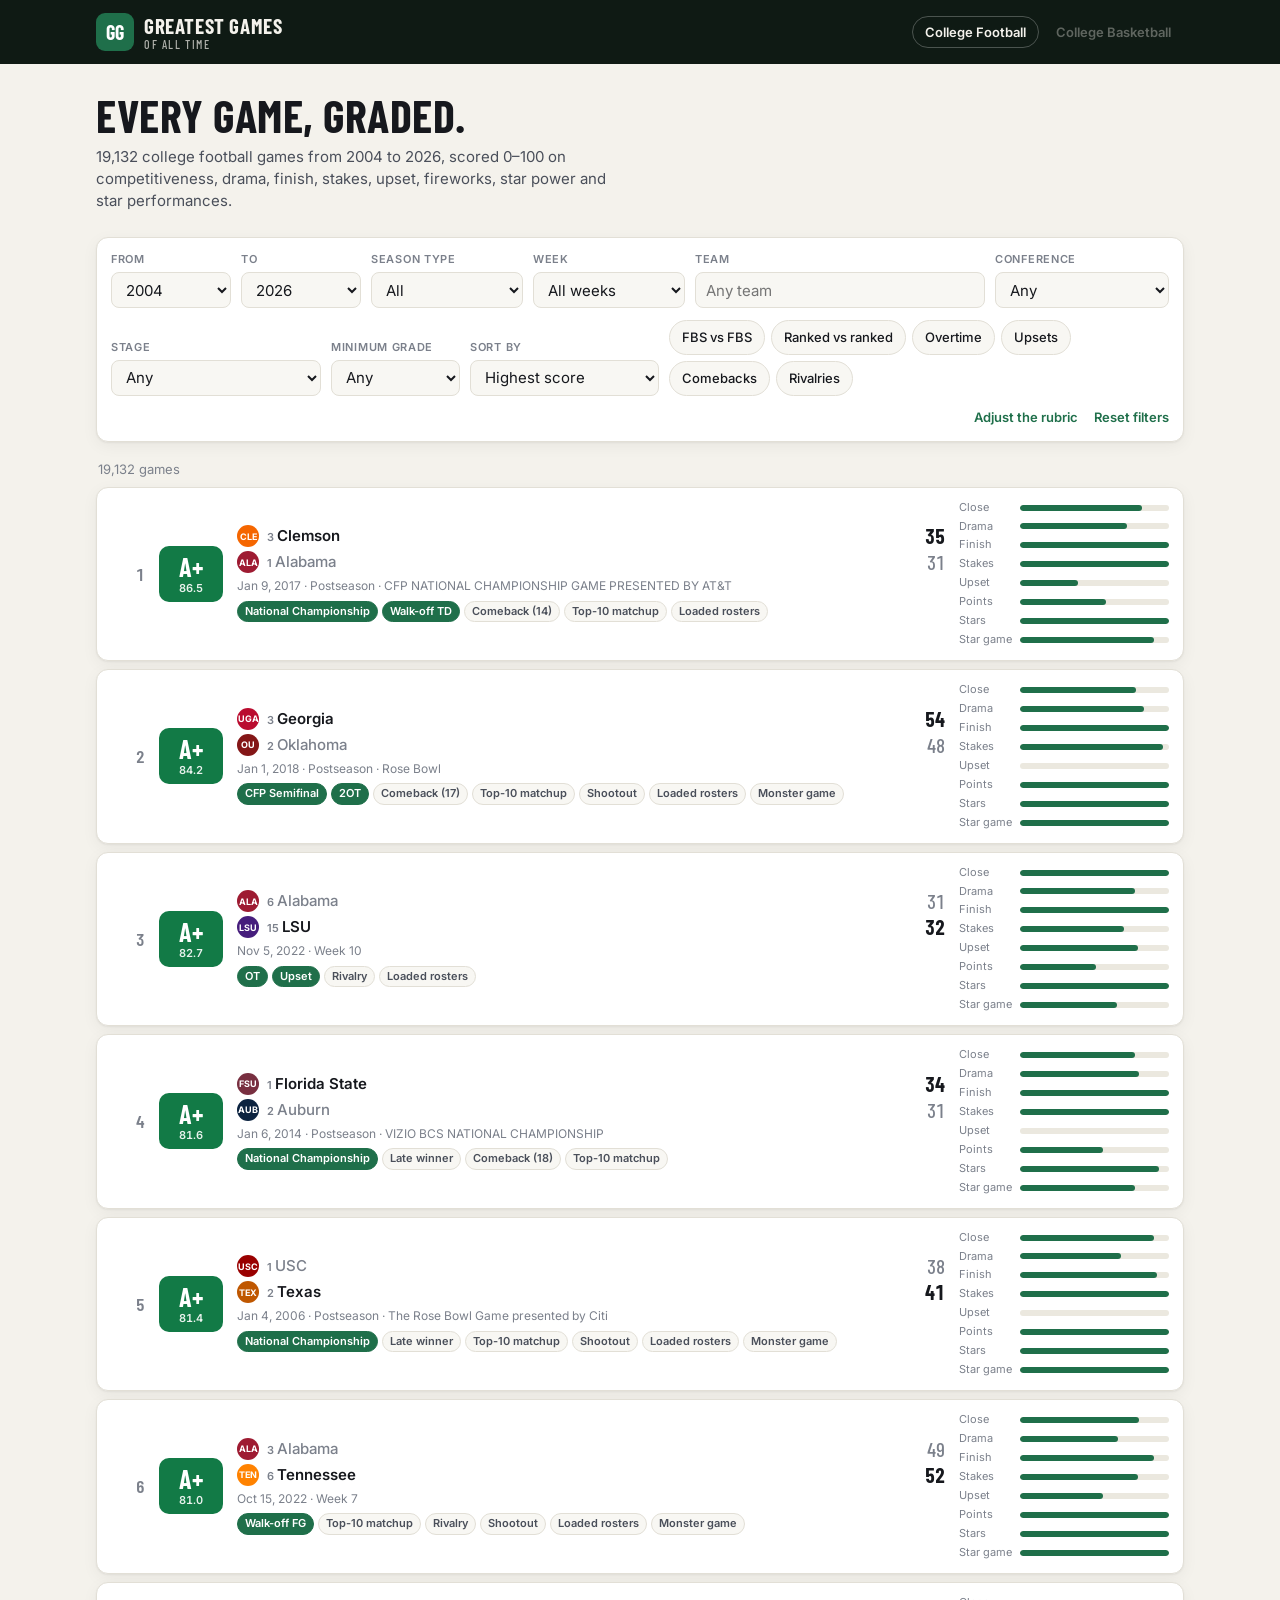
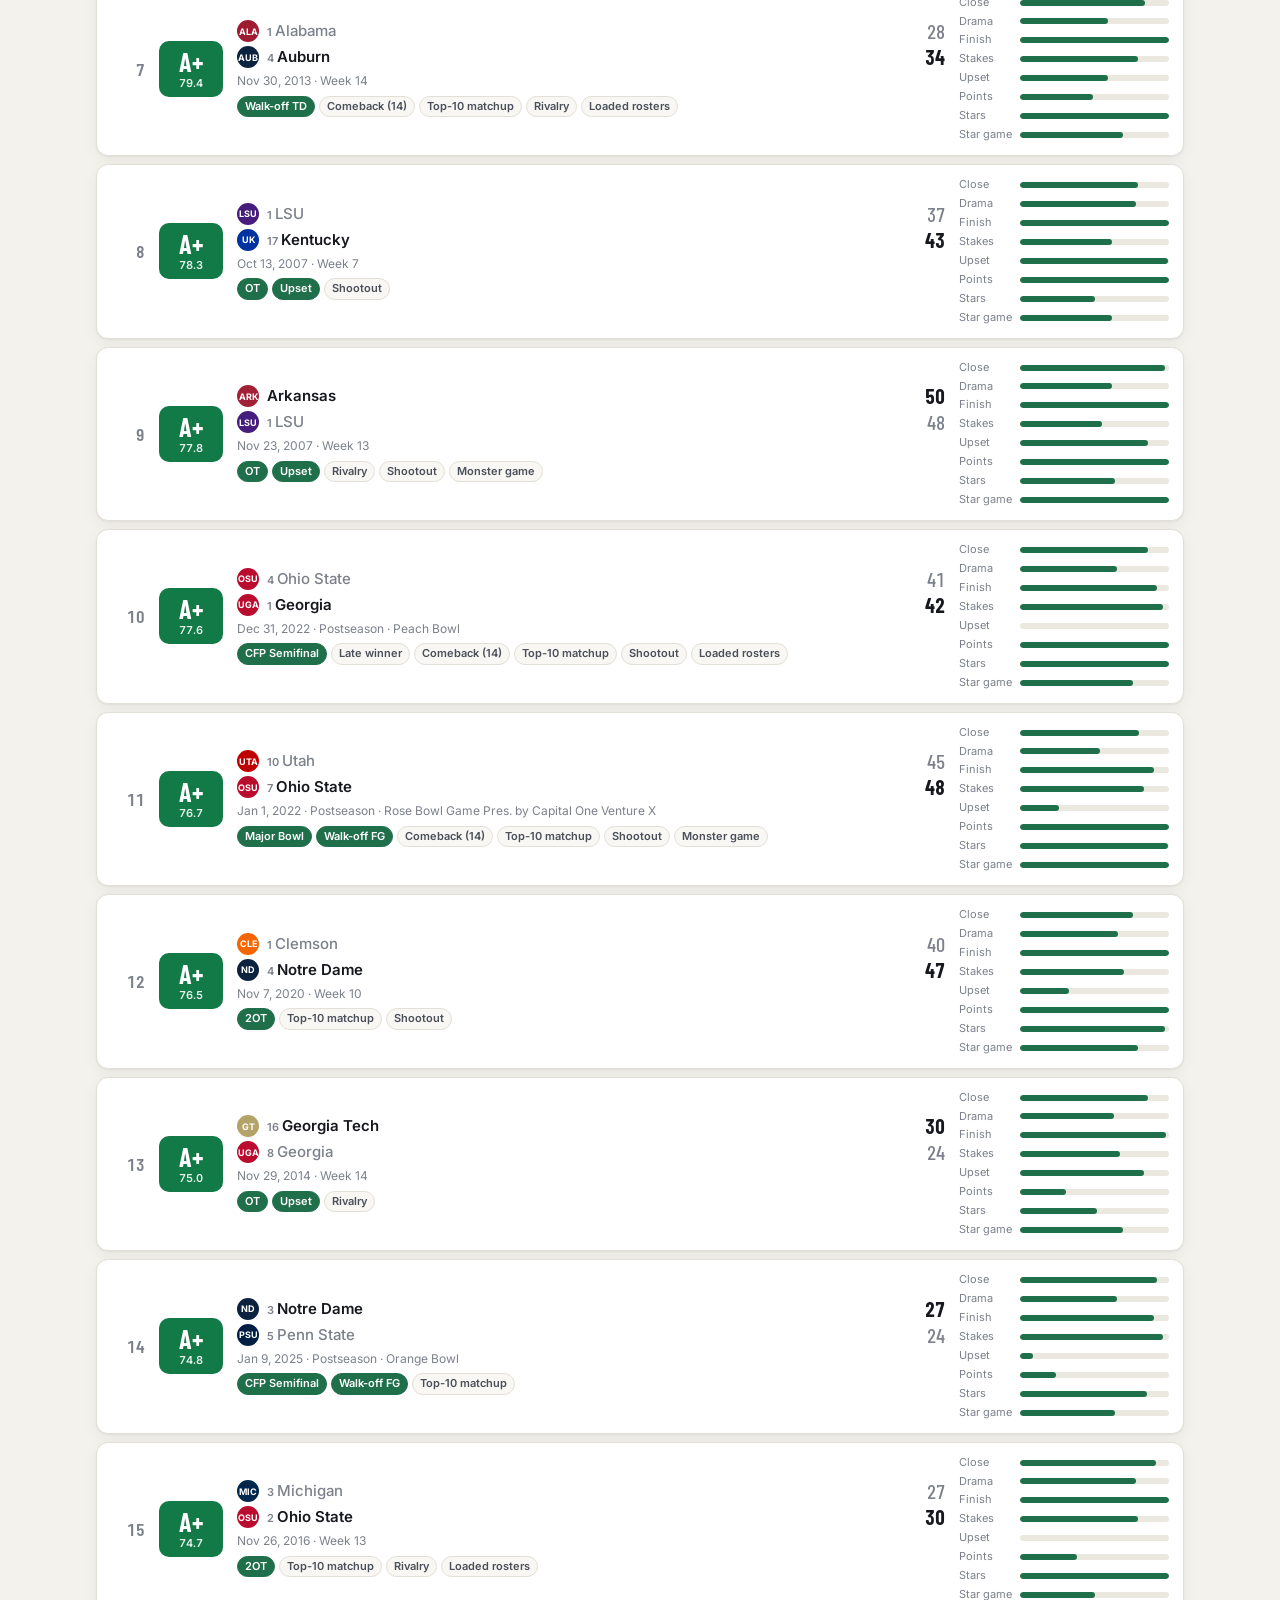
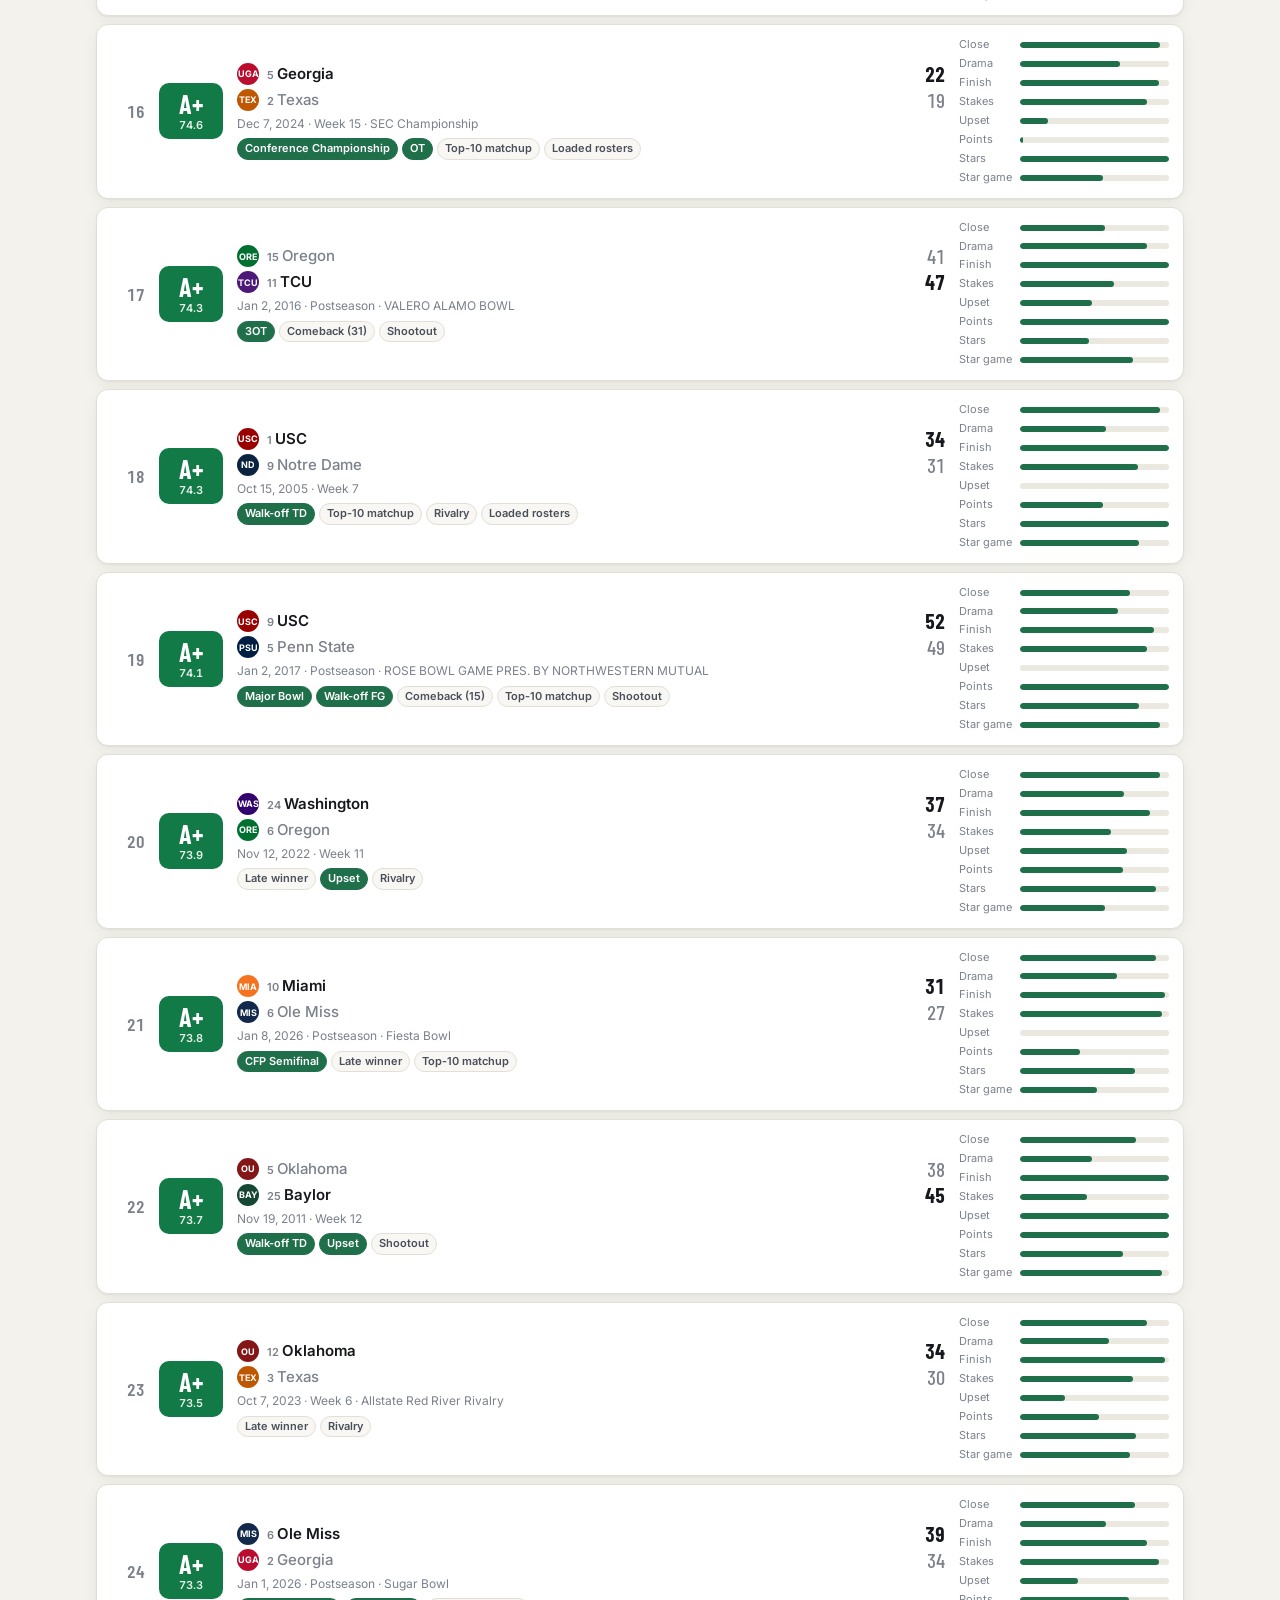
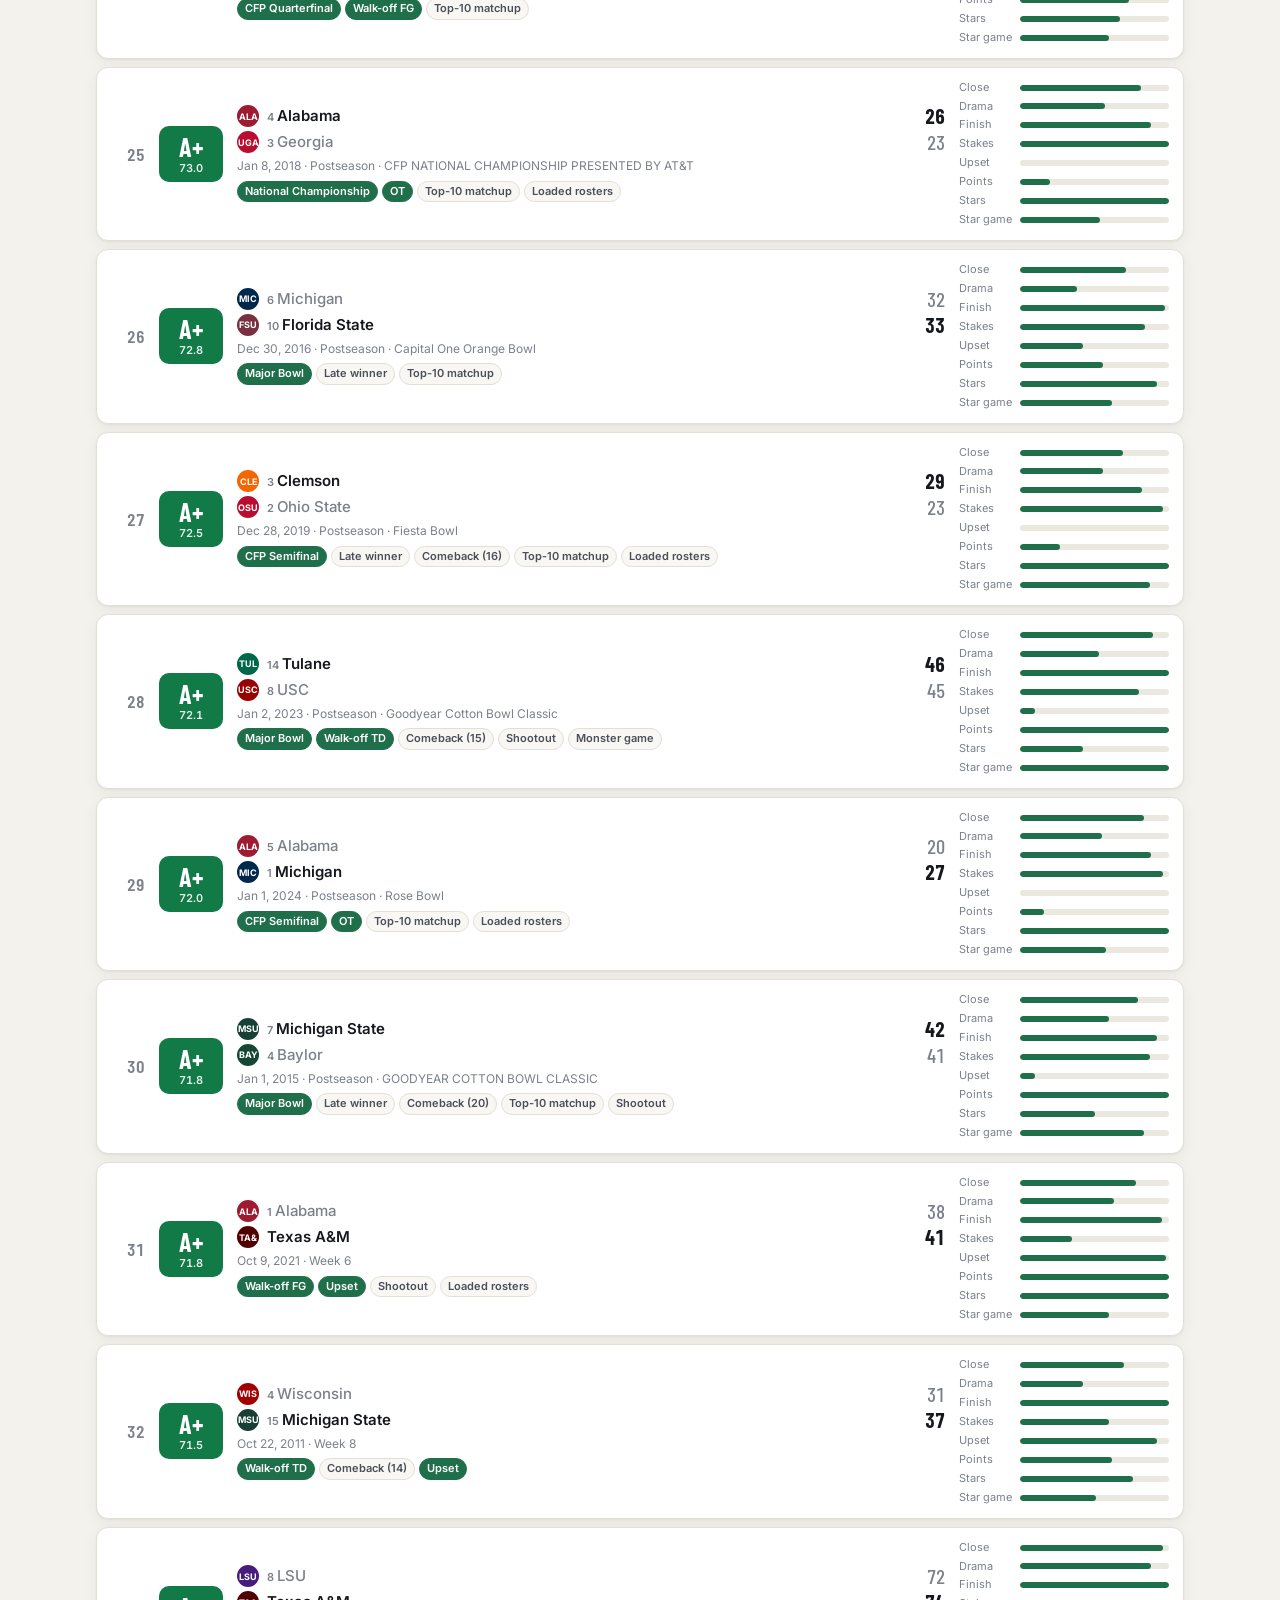
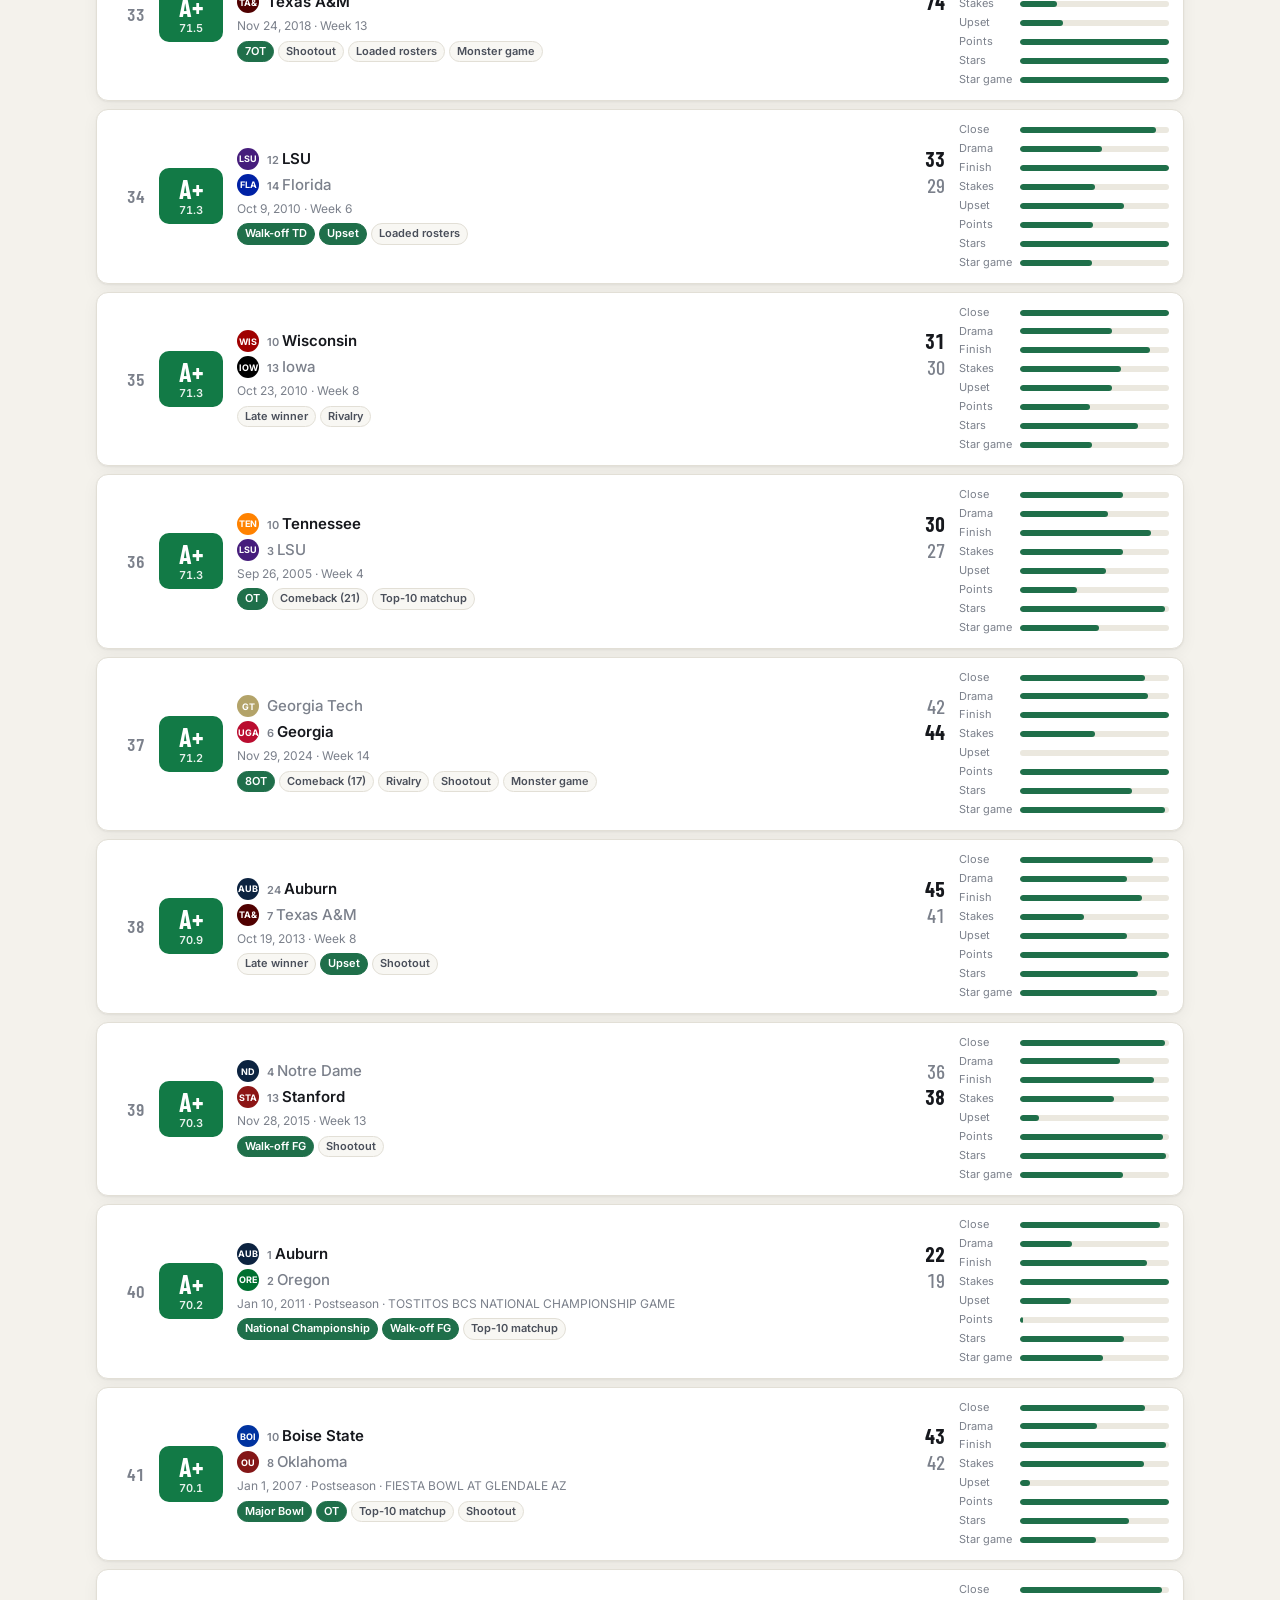
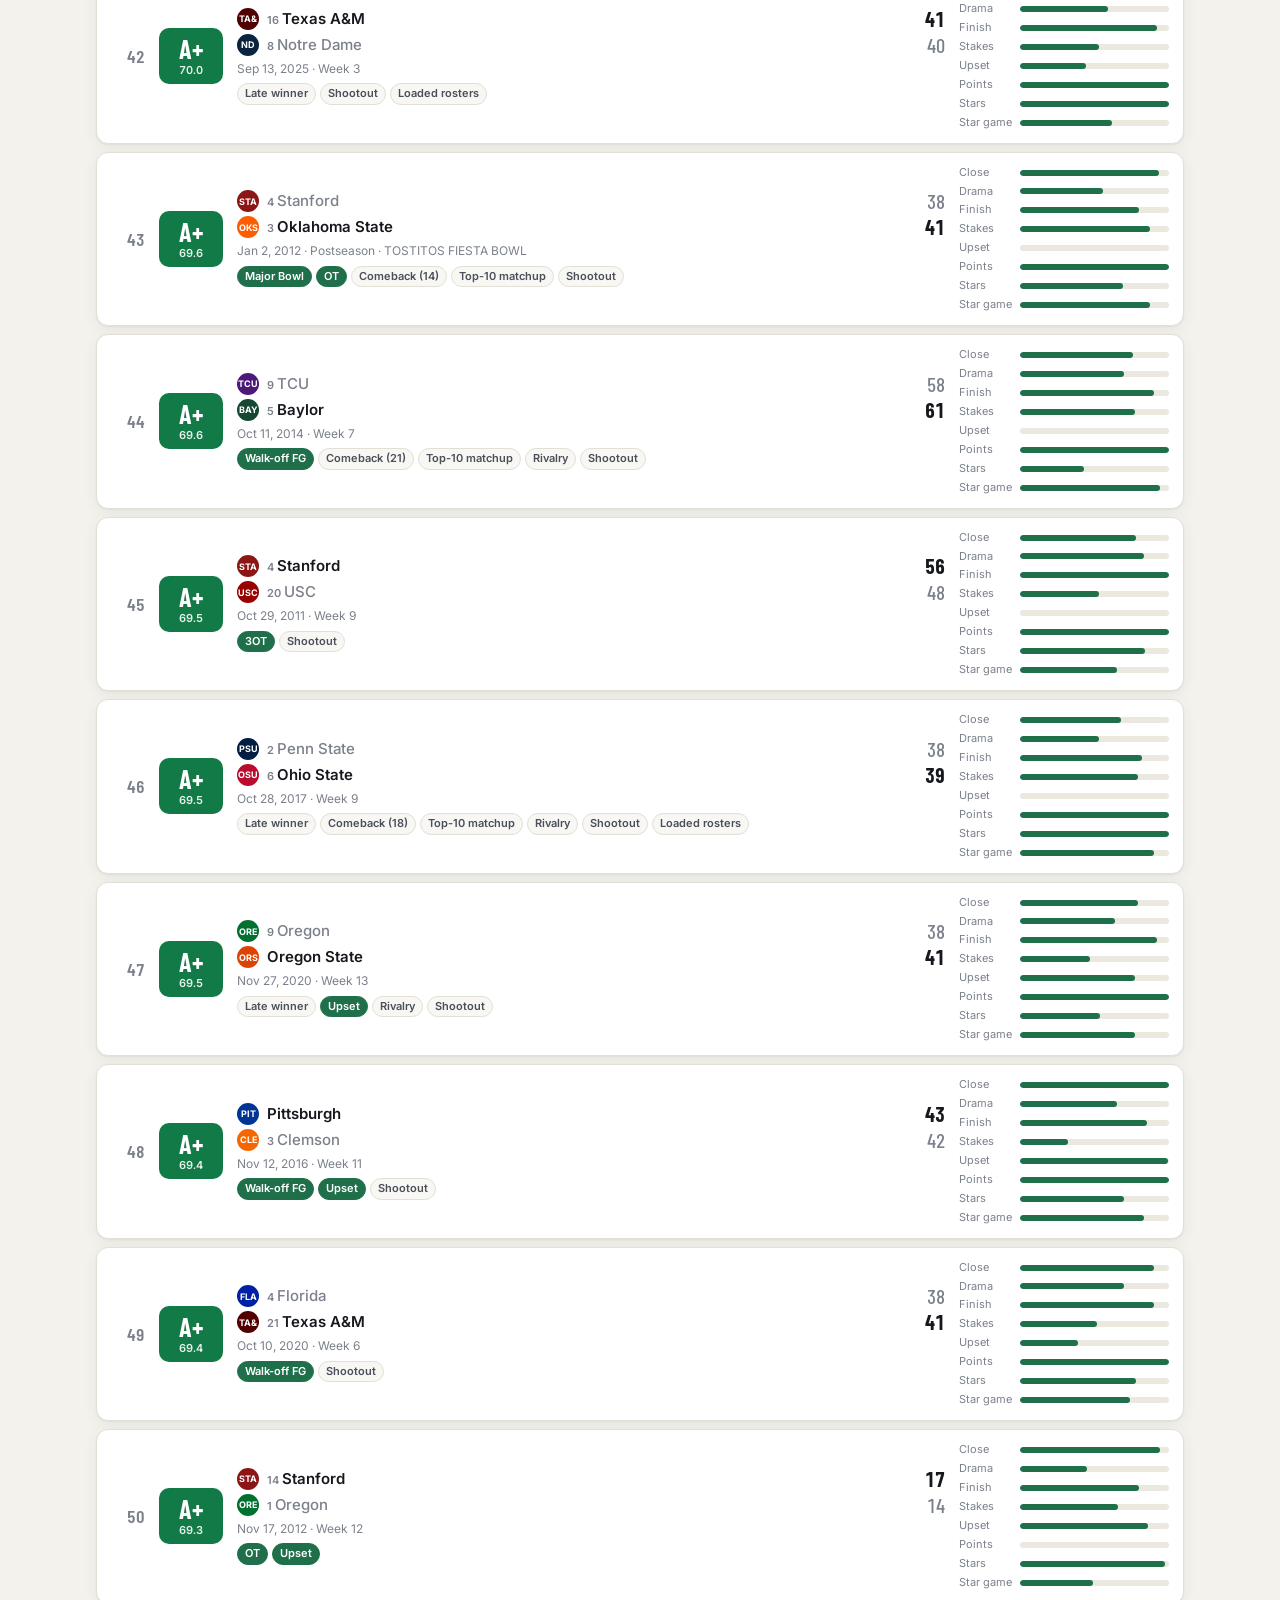
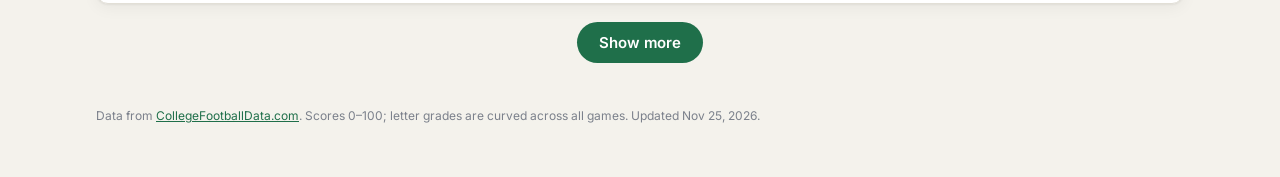
<file: site/index.html>
<!doctype html>
<html lang="en">
<head>
  <meta charset="utf-8">
  <meta name="viewport" content="width=device-width, initial-scale=1">
  <title>Greatest Games of All Time</title>
  <meta name="description" content="Every college football game since 2004, graded on competitiveness, drama, finish, stakes, upset, fireworks, star power and star performances.">
  <link rel="preconnect" href="https://fonts.googleapis.com">
  <link rel="preconnect" href="https://fonts.gstatic.com" crossorigin>
  <link href="https://fonts.googleapis.com/css2?family=Barlow+Condensed:wght@500;600;700&family=Inter:wght@400;500;600;700&display=swap" rel="stylesheet">
  <link rel="stylesheet" href="styles.css">
  <link rel="icon" href="data:image/svg+xml,<svg xmlns='http://www.w3.org/2000/svg' viewBox='0 0 100 100'><text y='.9em' font-size='90'>🏈</text></svg>">
</head>
<body>
  <header class="top">
    <div class="wrap top-inner">
      <a class="brand" href="./">
        <span class="brand-mark">GG</span>
        <span class="brand-text">Greatest Games<small>of All Time</small></span>
      </a>
      <nav class="sports" aria-label="Sport">
        <button class="sport active" data-sport="cfb">College Football</button>
        <button class="sport" disabled title="Coming soon">College Basketball</button>
      </nav>
    </div>
  </header>

  <main class="wrap">
    <section class="intro">
      <h1>Every game, graded.</h1>
      <p id="intro-sub">Loading games…</p>
    </section>

    <section class="controls" aria-label="Filters">
      <div class="row">
        <label class="field">
          <span>From</span>
          <select id="f-from"></select>
        </label>
        <label class="field">
          <span>To</span>
          <select id="f-to"></select>
        </label>
        <label class="field">
          <span>Season type</span>
          <select id="f-type">
            <option value="">All</option>
            <option value="reg">Regular season</option>
            <option value="post">Postseason</option>
          </select>
        </label>
        <label class="field">
          <span>Week</span>
          <select id="f-week"></select>
        </label>
        <label class="field grow">
          <span>Team</span>
          <input id="f-team" list="team-list" placeholder="Any team" autocomplete="off">
          <datalist id="team-list"></datalist>
        </label>
        <label class="field">
          <span>Conference</span>
          <select id="f-conf"></select>
        </label>
      </div>
      <div class="row">
        <label class="field">
          <span>Stage</span>
          <select id="f-stage">
            <option value="">Any</option>
            <option value="playoff">Playoff &amp; title games</option>
            <option value="major">Major bowls &amp; playoff</option>
            <option value="bowl">Any bowl</option>
            <option value="conf_champ">Conference title games</option>
          </select>
        </label>
        <label class="field">
          <span>Minimum grade</span>
          <select id="f-grade"></select>
        </label>
        <label class="field">
          <span>Sort by</span>
          <select id="f-sort">
            <option value="score">Highest score</option>
            <option value="newest">Newest</option>
            <option value="oldest">Oldest</option>
            <option value="margin">Closest margin</option>
            <option value="leadChanges">Most lead changes</option>
            <option value="comeback">Biggest comeback</option>
            <option value="upset">Biggest upset</option>
            <option value="total">Most points</option>
            <option value="starPower">Most star power</option>
            <option value="performance">Best individual game</option>
          </select>
        </label>
        <div class="toggles" role="group" aria-label="Quick filters">
          <label class="chip"><input type="checkbox" id="t-fbs"><span>FBS vs FBS</span></label>
          <label class="chip"><input type="checkbox" id="t-ranked"><span>Ranked vs ranked</span></label>
          <label class="chip"><input type="checkbox" id="t-ot"><span>Overtime</span></label>
          <label class="chip"><input type="checkbox" id="t-upset"><span>Upsets</span></label>
          <label class="chip"><input type="checkbox" id="t-comeback"><span>Comebacks</span></label>
          <label class="chip"><input type="checkbox" id="t-rivalry"><span>Rivalries</span></label>
        </div>
      </div>
      <div class="row row-end">
        <button class="link" id="btn-rubric" aria-expanded="false" aria-controls="rubric">Adjust the rubric</button>
        <button class="link" id="btn-reset">Reset filters</button>
      </div>
      <div id="rubric" class="rubric" hidden>
        <p class="rubric-note">Drag to change how much each category counts. Grades are curved: an A+ is the top 1% of all games under your weights.</p>
        <div id="rubric-sliders" class="rubric-grid"></div>
        <button class="link" id="btn-rubric-reset">Restore default weights</button>
      </div>
    </section>

    <section class="results" aria-live="polite">
      <div class="results-head">
        <span id="count"></span>
      </div>
      <ol id="list" class="list"></ol>
      <div class="more"><button id="btn-more" class="btn" hidden>Show more</button></div>
    </section>
  </main>

  <dialog id="detail" class="detail" aria-labelledby="d-title">
    <div class="detail-inner">
      <button class="close" id="d-close" aria-label="Close">×</button>
      <div id="d-body"></div>
    </div>
  </dialog>

  <footer class="foot wrap">
    <p>Data from <a href="https://collegefootballdata.com" target="_blank" rel="noopener">CollegeFootballData.com</a>. Scores 0–100; letter grades are curved across all games. <span id="generated"></span></p>
  </footer>

  <script src="app.js"></script>
</body>
</html>
</file>
<file: site/styles.css>
:root {
  --bg: #f4f2ec;
  --surface: #ffffff;
  --surface-2: #f8f7f3;
  --ink: #16181d;
  --ink-2: #4a4f5a;
  --ink-3: #7b808b;
  --line: #e2dfd6;
  --accent: #1f6f4a;
  --accent-ink: #ffffff;
  --header: #0f1a14;
  --header-ink: #f4f2ec;
  --bar: #1f6f4a;
  --bar-track: #ebe8df;
  --home: #1f6f4a;
  --away: #b5462f;
  --shadow: 0 1px 2px rgba(20, 20, 20, .05), 0 4px 16px rgba(20, 20, 20, .05);
  --g-a: #127a46;
  --g-b: #4f8a1c;
  --g-c: #a07a06;
  --g-d: #b5562f;
  --g-f: #a3283a;
  --radius: 12px;
  color-scheme: light;
}

@media (prefers-color-scheme: dark) {
  :root:not([data-theme="light"]) {
    --bg: #0f1210;
    --surface: #171b19;
    --surface-2: #1c211e;
    --ink: #eceee9;
    --ink-2: #b4bab3;
    --ink-3: #848b84;
    --line: #2a302c;
    --accent: #43b37c;
    --accent-ink: #08130d;
    --header: #0a0d0b;
    --header-ink: #eceee9;
    --bar: #43b37c;
    --bar-track: #262c28;
    --home: #43b37c;
    --away: #e07a5f;
    --shadow: none;
    --g-a: #3fbf7f;
    --g-b: #8cc63f;
    --g-c: #e0b028;
    --g-d: #e08050;
    --g-f: #e25c6e;
    color-scheme: dark;
  }
}

:root[data-theme="dark"] {
  --bg: #0f1210;
  --surface: #171b19;
  --surface-2: #1c211e;
  --ink: #eceee9;
  --ink-2: #b4bab3;
  --ink-3: #848b84;
  --line: #2a302c;
  --accent: #43b37c;
  --accent-ink: #08130d;
  --header: #0a0d0b;
  --header-ink: #eceee9;
  --bar: #43b37c;
  --bar-track: #262c28;
  --home: #43b37c;
  --away: #e07a5f;
  --shadow: none;
  --g-a: #3fbf7f;
  --g-b: #8cc63f;
  --g-c: #e0b028;
  --g-d: #e08050;
  --g-f: #e25c6e;
  color-scheme: dark;
}

* { box-sizing: border-box; }
html { -webkit-text-size-adjust: 100%; }
body {
  margin: 0;
  background: var(--bg);
  color: var(--ink);
  font: 15px/1.45 Inter, system-ui, -apple-system, "Segoe UI", sans-serif;
}
a { color: var(--accent); }
button, input, select { font: inherit; color: inherit; }

.wrap { max-width: 1120px; margin: 0 auto; padding: 0 16px; }

/* header */
.top { background: var(--header); color: var(--header-ink); }
.top-inner { display: flex; align-items: center; justify-content: space-between; gap: 16px; min-height: 64px; flex-wrap: wrap; }
.brand { display: flex; align-items: center; gap: 10px; color: inherit; text-decoration: none; }
.brand-mark {
  display: grid; place-items: center; width: 38px; height: 38px; border-radius: 9px;
  background: var(--accent); color: var(--accent-ink);
  font: 700 20px/1 "Barlow Condensed", sans-serif; letter-spacing: .5px;
}
.brand-text { font: 700 21px/1 "Barlow Condensed", sans-serif; text-transform: uppercase; letter-spacing: .6px; }
.brand-text small { display: block; font-size: 12px; font-weight: 500; opacity: .7; letter-spacing: 1.6px; margin-top: 2px; }
.sports { display: flex; gap: 4px; }
.sport {
  background: transparent; border: 1px solid transparent; color: inherit; opacity: .65;
  padding: 6px 12px; border-radius: 999px; cursor: pointer; font-size: 13px; font-weight: 600;
}
.sport.active { opacity: 1; border-color: rgba(255,255,255,.25); }
.sport:disabled { cursor: not-allowed; opacity: .35; }

/* intro */
.intro { padding: 28px 0 8px; }
.intro h1 { margin: 0; font: 700 clamp(30px, 6vw, 46px)/1 "Barlow Condensed", sans-serif; text-transform: uppercase; letter-spacing: .5px; }
.intro p { margin: 8px 0 0; color: var(--ink-2); max-width: 60ch; }

/* controls */
.controls {
  background: var(--surface); border: 1px solid var(--line); border-radius: var(--radius);
  padding: 14px; margin: 18px 0; box-shadow: var(--shadow);
  display: flex; flex-direction: column; gap: 12px;
}
.row { display: flex; flex-wrap: wrap; gap: 10px; align-items: flex-end; }
.row-end { justify-content: flex-end; gap: 16px; }
.field { display: flex; flex-direction: column; gap: 4px; min-width: 120px; flex: 0 1 auto; }
.field.grow { flex: 1 1 200px; }
.field span { font-size: 11px; font-weight: 600; text-transform: uppercase; letter-spacing: .7px; color: var(--ink-3); }
.field select, .field input {
  height: 36px; padding: 0 10px; border: 1px solid var(--line); border-radius: 8px;
  background: var(--surface-2); min-width: 0; width: 100%;
}
.field select:focus, .field input:focus { outline: 2px solid var(--accent); outline-offset: 1px; }
.toggles { display: flex; flex-wrap: wrap; gap: 6px; flex: 1 1 300px; }
.chip { position: relative; cursor: pointer; }
.chip input { position: absolute; opacity: 0; pointer-events: none; }
.chip span {
  display: inline-block; padding: 7px 12px; border-radius: 999px; border: 1px solid var(--line);
  background: var(--surface-2); font-size: 13px; font-weight: 500; user-select: none;
}
.chip input:checked + span { background: var(--accent); border-color: var(--accent); color: var(--accent-ink); }
.chip input:focus-visible + span { outline: 2px solid var(--accent); outline-offset: 2px; }
.link { background: none; border: 0; padding: 0; color: var(--accent); font-weight: 600; cursor: pointer; font-size: 13px; }

.rubric { border-top: 1px solid var(--line); padding-top: 12px; }
.rubric-note { margin: 0 0 12px; color: var(--ink-2); font-size: 13px; }
.rubric-grid { display: grid; grid-template-columns: repeat(auto-fill, minmax(220px, 1fr)); gap: 12px 20px; margin-bottom: 12px; }
.slider { display: flex; flex-direction: column; gap: 2px; }
.slider-head { display: flex; justify-content: space-between; font-size: 13px; font-weight: 600; }
.slider-head output { color: var(--ink-3); font-variant-numeric: tabular-nums; }
.slider small { color: var(--ink-3); font-size: 12px; line-height: 1.35; }
.slider input { width: 100%; accent-color: var(--accent); }

/* results */
.results-head { display: flex; justify-content: space-between; align-items: baseline; margin: 0 2px 8px; color: var(--ink-3); font-size: 13px; }
.list { list-style: none; margin: 0; padding: 0; display: flex; flex-direction: column; gap: 8px; }
.game {
  display: grid; grid-template-columns: 34px 64px minmax(0, 1fr) 210px; gap: 14px; align-items: center;
  background: var(--surface); border: 1px solid var(--line); border-radius: var(--radius);
  padding: 12px 14px; cursor: pointer; box-shadow: var(--shadow); text-align: left; width: 100%;
}
.game:hover { border-color: var(--accent); }
.game:focus-visible { outline: 2px solid var(--accent); outline-offset: 2px; }
.rank-no { font: 600 18px/1 "Barlow Condensed", sans-serif; color: var(--ink-3); text-align: right; font-variant-numeric: tabular-nums; }
.grade {
  display: flex; flex-direction: column; align-items: center; justify-content: center;
  width: 64px; height: 56px; border-radius: 10px; color: #fff; line-height: 1;
}
.grade b { font: 700 26px/1 "Barlow Condensed", sans-serif; }
.grade small { font-size: 11px; font-weight: 600; opacity: .9; margin-top: 3px; font-variant-numeric: tabular-nums; }
.g-A { background: var(--g-a); } .g-B { background: var(--g-b); } .g-C { background: var(--g-c); }
.g-D { background: var(--g-d); } .g-F { background: var(--g-f); }
:root[data-theme="dark"] .grade, :root:not([data-theme="light"]) .grade { color: #fff; }

.matchup { min-width: 0; display: flex; flex-direction: column; gap: 4px; }
.team-line { display: flex; align-items: center; gap: 8px; min-width: 0; }
.team-line img { width: 22px; height: 22px; object-fit: contain; flex: none; }
.team-line .logo-fallback { width: 22px; height: 22px; border-radius: 50%; flex: none; display: grid; place-items: center; font-size: 9px; font-weight: 700; color: #fff; }
.team-name { font-weight: 600; white-space: nowrap; overflow: hidden; text-overflow: ellipsis; }
.team-name .rk { font-size: 11px; color: var(--ink-3); font-weight: 600; margin-right: 3px; }
.team-line .pts { margin-left: auto; font: 700 20px/1 "Barlow Condensed", sans-serif; font-variant-numeric: tabular-nums; }
.team-line.lost .team-name, .team-line.lost .pts { color: var(--ink-3); font-weight: 500; }
.meta-line { font-size: 12px; color: var(--ink-3); white-space: nowrap; overflow: hidden; text-overflow: ellipsis; }
.tags { display: flex; flex-wrap: wrap; gap: 4px; margin-top: 2px; }
.tag { font-size: 11px; font-weight: 600; padding: 2px 7px; border-radius: 999px; background: var(--surface-2); border: 1px solid var(--line); color: var(--ink-2); }
.tag.hot { background: var(--accent); border-color: var(--accent); color: var(--accent-ink); }

.bars { display: grid; grid-template-columns: auto 1fr; gap: 3px 8px; align-items: center; font-size: 11px; color: var(--ink-3); }
.bar { height: 6px; border-radius: 3px; background: var(--bar-track); overflow: hidden; }
.bar i { display: block; height: 100%; background: var(--bar); border-radius: 3px; }

.more { display: flex; justify-content: center; padding: 18px 0 8px; }
.btn { background: var(--accent); color: var(--accent-ink); border: 0; border-radius: 999px; padding: 10px 22px; font-weight: 600; cursor: pointer; }
.empty { text-align: center; padding: 40px 16px; color: var(--ink-3); background: var(--surface); border: 1px dashed var(--line); border-radius: var(--radius); }

/* detail */
.detail { border: 0; padding: 0; border-radius: 16px; max-width: 760px; width: calc(100% - 24px); background: var(--surface); color: var(--ink); box-shadow: 0 20px 60px rgba(0,0,0,.35); }
.detail::backdrop { background: rgba(5, 10, 7, .6); }
.detail-inner { position: relative; padding: 22px; max-height: 88vh; overflow-y: auto; }
.close { position: absolute; top: 10px; right: 12px; border: 0; background: transparent; font-size: 28px; line-height: 1; cursor: pointer; color: var(--ink-3); }
.d-top { display: flex; align-items: center; gap: 16px; padding-right: 30px; }
.d-top .grade { width: 76px; height: 68px; flex: none; }
.d-top .grade b { font-size: 32px; }
.d-title { margin: 0; font: 700 26px/1.05 "Barlow Condensed", sans-serif; text-transform: uppercase; letter-spacing: .3px; }
.d-sub { color: var(--ink-3); font-size: 13px; margin-top: 4px; }
.d-section { margin-top: 20px; }
.d-section h3 { margin: 0 0 8px; font-size: 12px; text-transform: uppercase; letter-spacing: .8px; color: var(--ink-3); }
.linescore { width: 100%; border-collapse: collapse; font-variant-numeric: tabular-nums; font-size: 14px; }
.linescore th, .linescore td { padding: 6px 8px; text-align: center; border-bottom: 1px solid var(--line); }
.linescore th:first-child, .linescore td:first-child { text-align: left; }
.linescore td.final { font-weight: 700; }
.linescore th { font-size: 11px; color: var(--ink-3); font-weight: 600; }
.chart { width: 100%; height: auto; display: block; }
.chart text { fill: var(--ink-3); font-size: 11px; font-family: Inter, sans-serif; }
.chart .grid { stroke: var(--line); }
.chart .zero { stroke: var(--ink-3); stroke-dasharray: 3 3; }
.legend { display: flex; gap: 14px; font-size: 12px; color: var(--ink-2); margin-top: 6px; flex-wrap: wrap; }
.legend i { display: inline-block; width: 10px; height: 10px; border-radius: 2px; margin-right: 5px; vertical-align: -1px; }
.cat-table { display: grid; grid-template-columns: 130px 1fr 90px; gap: 8px 12px; align-items: center; font-size: 13px; }
.cat-table .bar { height: 8px; }
.cat-table .num { text-align: right; font-variant-numeric: tabular-nums; color: var(--ink-2); }
.facts { display: grid; grid-template-columns: repeat(auto-fill, minmax(150px, 1fr)); gap: 10px; }
.fact { background: var(--surface-2); border: 1px solid var(--line); border-radius: 10px; padding: 10px 12px; }
.fact b { display: block; font: 700 22px/1 "Barlow Condensed", sans-serif; }
.fact span { font-size: 12px; color: var(--ink-3); }

.people { list-style: none; margin: 0; padding: 0; display: flex; flex-direction: column; gap: 6px; }
.people li { display: flex; flex-wrap: wrap; align-items: baseline; gap: 4px 8px; font-size: 13px; padding: 8px 10px; background: var(--surface-2); border: 1px solid var(--line); border-radius: 8px; }
.people .who { color: var(--ink-3); font-size: 12px; }
.people .what { color: var(--ink-2); flex-basis: 100%; }
.people .pts-badge { margin-left: auto; order: 2; font: 700 16px/1 "Barlow Condensed", sans-serif; color: var(--accent); }
.stars-grid { display: grid; grid-template-columns: 1fr 1fr; gap: 12px; }
.stars-grid h4 { margin: 0 0 6px; font-size: 13px; }
.stars-grid .none, .d-section .note { color: var(--ink-3); font-size: 12px; margin: 4px 0 0; }
@media (max-width: 560px) { .stars-grid { grid-template-columns: 1fr; } }

.foot { color: var(--ink-3); font-size: 12px; padding: 24px 16px 40px; }

@media (max-width: 760px) {
  .game { grid-template-columns: 56px minmax(0, 1fr); gap: 10px 12px; padding: 12px; }
  .rank-no { display: none; }
  .grade { width: 56px; height: 52px; }
  .bars { grid-column: 1 / -1; grid-template-columns: auto 1fr auto 1fr; }
  .field { min-width: calc(50% - 5px); flex: 1 1 calc(50% - 5px); }
  .cat-table { grid-template-columns: 100px 1fr 70px; }
  .detail-inner { padding: 18px 16px; }
  .d-title { font-size: 22px; }
}
</file>
